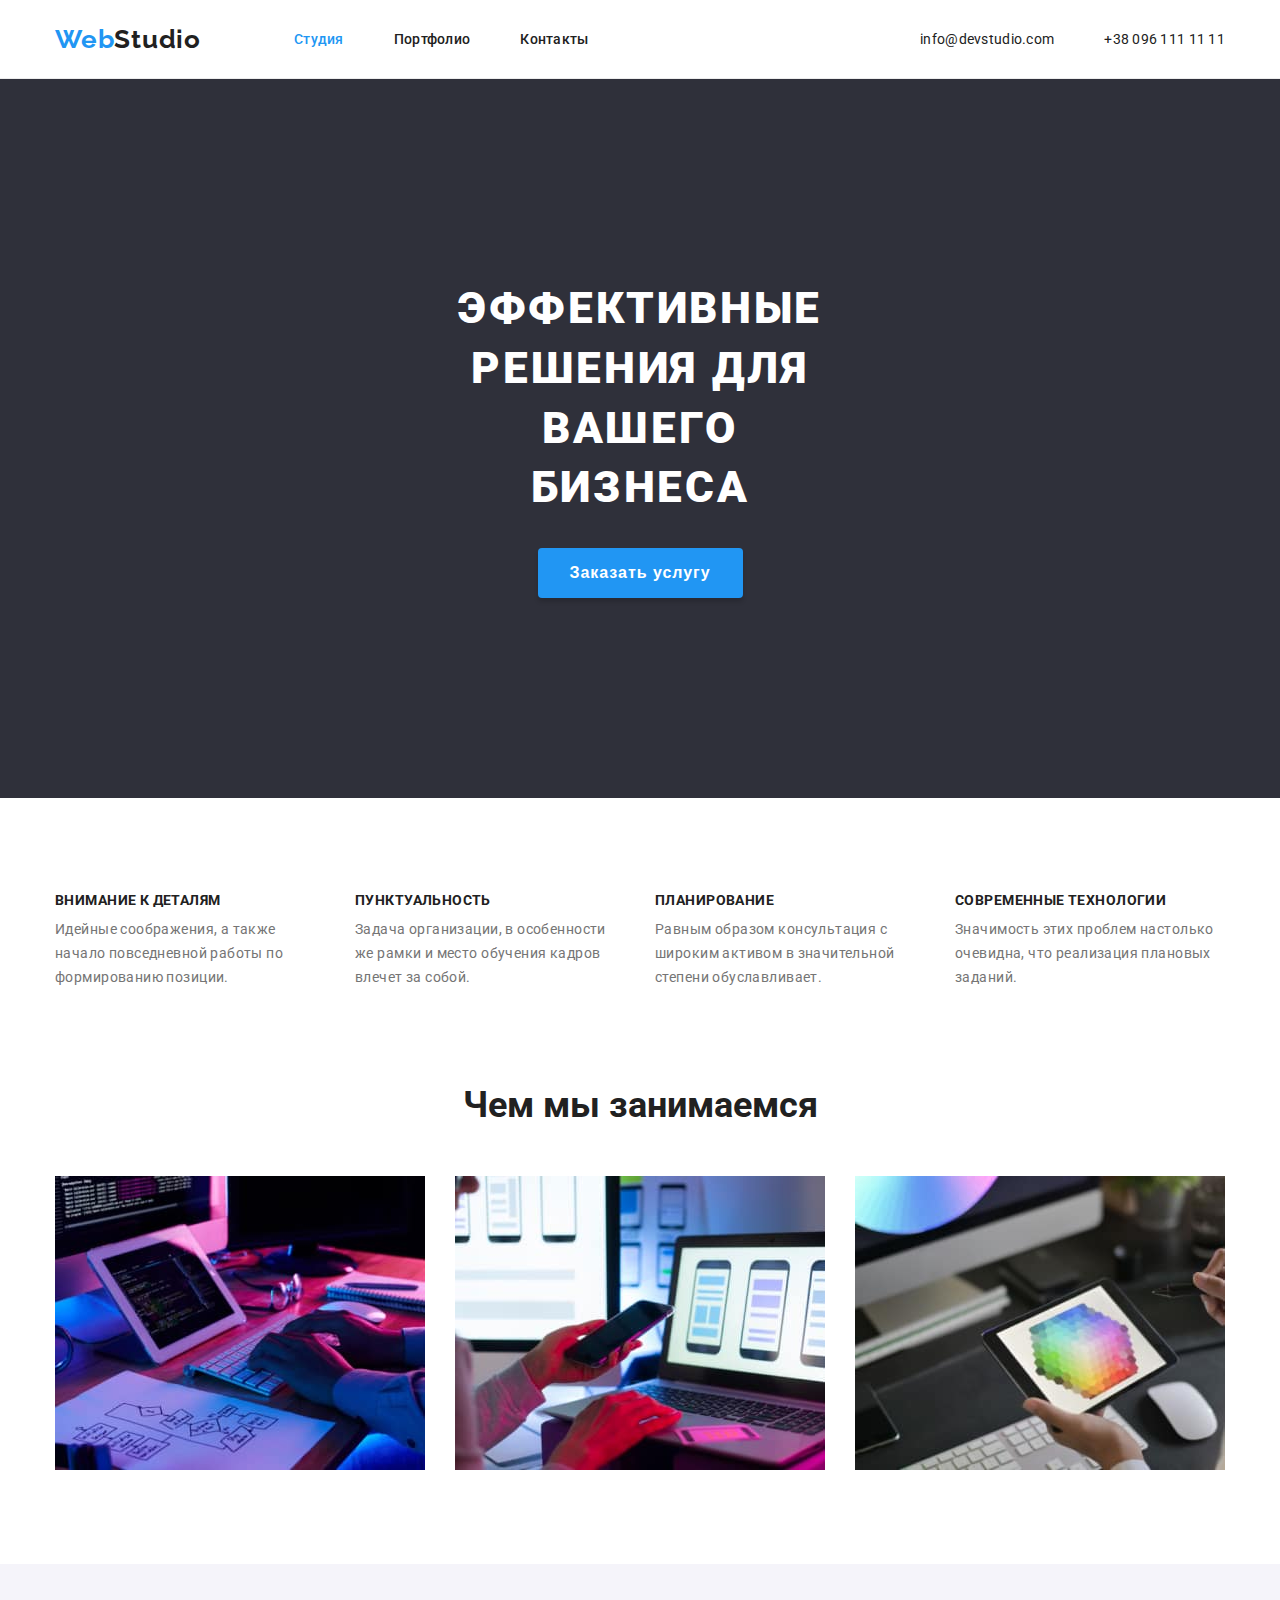
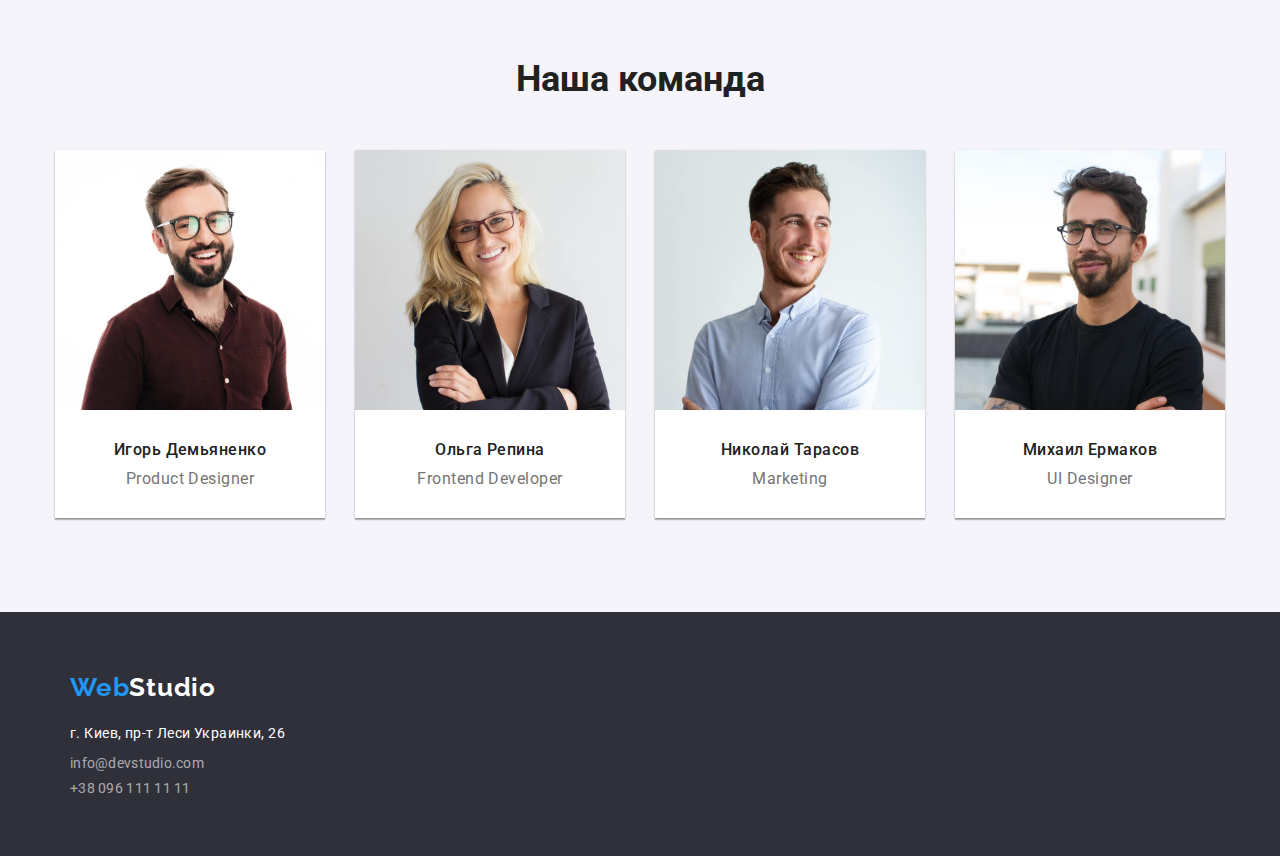
<file: index.html>
<!DOCTYPE html>
<html lang="ru">
  <head>
    <meta charset="UTF-8" />
    <meta http-equiv="X-UA-Compatible" content="IE=edge" />
    <meta name="viewport" content="width=device-width, initial-scale=1.0" />
    <title>Studio</title>
    <link
      href="https://fonts.googleapis.com/css2?family=Raleway:wght@700&family=Roboto:wght@400;500;700;900&display=swap"
      rel="stylesheet"
    />
    <link rel="stylesheet" href="./css/styles.css" />
  </head>

  <body>
    <header class="header">
      <div class="header__wrapper container">
        <div class="header__inner">
          <a class="logo" href="./index.html" title="Logo">
            <span class="logo__blue">Web</span>Studio
          </a>
          <nav class="nav">
            <ul class="nav__list">
              <li class="nav__list__item">
                <a class="link link__active" href="./index.html" title="Studio"
                  >Студия</a
                >
              </li>
              <li class="nav__list__item">
                <a class="link" href="./portfolio.html" title="Portfolio"
                  >Портфолио</a
                >
              </li>
              <li class="nav__list__item">
                <a class="link" href="#" title="Contacts">Контакты</a>
              </li>
            </ul>
          </nav>
        </div>
        <ul class="contacts">
          <li class="contacts__link">
            <a class="link" href="mailto:info@devstudio.com" title="Email"
              >info@devstudio.com</a
            >
          </li>
          <li class="contacts__link">
            <a class="link" href="tel:+380961111111" title="Phone"
              >+38 096 111 11 11</a
            >
          </li>
        </ul>
      </div>
    </header>

    <main class="main">
      <section class="order">
        <h1 class="title order__title">
          Эффективные решения для вашего бизнеса
        </h1>
        <button class="btn btn__clear order__btn" type="button">
          Заказать услугу
        </button>
      </section>

      <section class="advantages container">
        <h2 class="title title__hide">Преимущества</h2>
        <ul class="advantages__list">
          <li class="advantages__list__item">
            <h3 class="title advantages__list__item__title">
              Внимание к деталям
            </h3>
            <p class="advantages__list__item__text">
              Идейные соображения, а также начало повседневной работы по
              формированию позиции.
            </p>
          </li>
          <li class="advantages__list__item">
            <h3 class="title advantages__list__item__title">Пунктуальность</h3>
            <p class="advantages__list__item__text">
              Задача организации, в особенности же рамки и место обучения кадров
              влечет за собой.
            </p>
          </li>
          <li class="advantages__list__item">
            <h3 class="title advantages__list__item__title">Планирование</h3>
            <p class="advantages__list__item__text">
              Равным образом консультация с широким активом в значительной
              степени обуславливает.
            </p>
          </li>
          <li class="advantages__list__item">
            <h3 class="title advantages__list__item__title">
              Современные технологии
            </h3>
            <p class="advantages__list__item__text">
              Значимость этих проблем настолько очевидна, что реализация
              плановых заданий.
            </p>
          </li>
        </ul>
      </section>

      <section class="our__part container">
        <h2 class="title our__part__title">Чем мы занимаемся</h2>
        <ul class="our__part__list">
          <li class="our__part__list__item">
            <img
              class="our__part__list__item__img"
              src="./images/desktop__img.jpg"
              alt="desktop"
              width="370"
            />
          </li>
          <li class="our__part__list__item">
            <img
              class="our__part__list__item__img"
              src="./images/mobile__img.jpg"
              alt="mobile"
              width="370"
            />
          </li>
          <li class="our__part__list__item">
            <img
              class="our__part__list__item__img"
              src="./images/design__img.jpg"
              alt="design"
              width="370"
            />
          </li>
        </ul>
      </section>

      <section class="team">
        <div class="container">
          <h2 class="title team__title">Наша команда</h2>
          <ul class="team__list">
            <li class="team__list__item">
              <img
                class="team__list__item__img"
                src="./images/man1.jpg"
                alt="person"
                width="270"
              />
              <div class="team__list__item__content">
                <h3 class="title team__list__item__title">Игорь Демьяненко</h3>
                <p class="team__list__item__text">Product Designer</p>
              </div>
            </li>
            <li class="team__list__item">
              <img
                class="team__list__item__img"
                src="./images/man2.jpg"
                alt="person"
                width="270"
              />
              <div class="team__list__item__content">
                <h3 class="title team__list__item__title">Ольга Репина</h3>
                <p class="team__list__item__text">Frontend Developer</p>
              </div>
            </li>
            <li class="team__list__item">
              <img
                class="team__list__item__img"
                src="./images/man3.jpg"
                alt="person"
                width="270"
              />
              <div class="team__list__item__content">
                <h3 class="title team__list__item__title">Николай Тарасов</h3>
                <p class="team__list__item__text">Marketing</p>
              </div>
            </li>
            <li class="team__list__item">
              <img
                class="team__list__item__img"
                src="./images/man4.jpg"
                alt="person"
                width="270"
              />
              <div class="team__list__item__content">
                <h3 class="title team__list__item__title">Михаил Ермаков</h3>
                <p class="team__list__item__text">UI Designer</p>
              </div>
            </li>
          </ul>
        </div>
      </section>
    </main>

    <footer class="footer">
      <div class="container footer__wrap">
        <a class="logo footer__logo" href="./index.html" title="Logo">
          <span class="logo__blue">Web</span>Studio
        </a>
        <address class="address">г. Киев, пр-т Леси Украинки, 26</address>
        <ul class="contacts footer__contacts">
          <li class="contacts__link">
            <a
              class="link footer__link"
              href="mailto:info@devstudio.com"
              title="Email"
              >info@devstudio.com</a
            >
          </li>
          <li class="contacts__link">
            <a class="link footer__link" href="tel:+380961111111" title="Phone"
              >+38 096 111 11 11</a
            >
          </li>
        </ul>
      </div>
    </footer>
  </body>
</html>
</file>
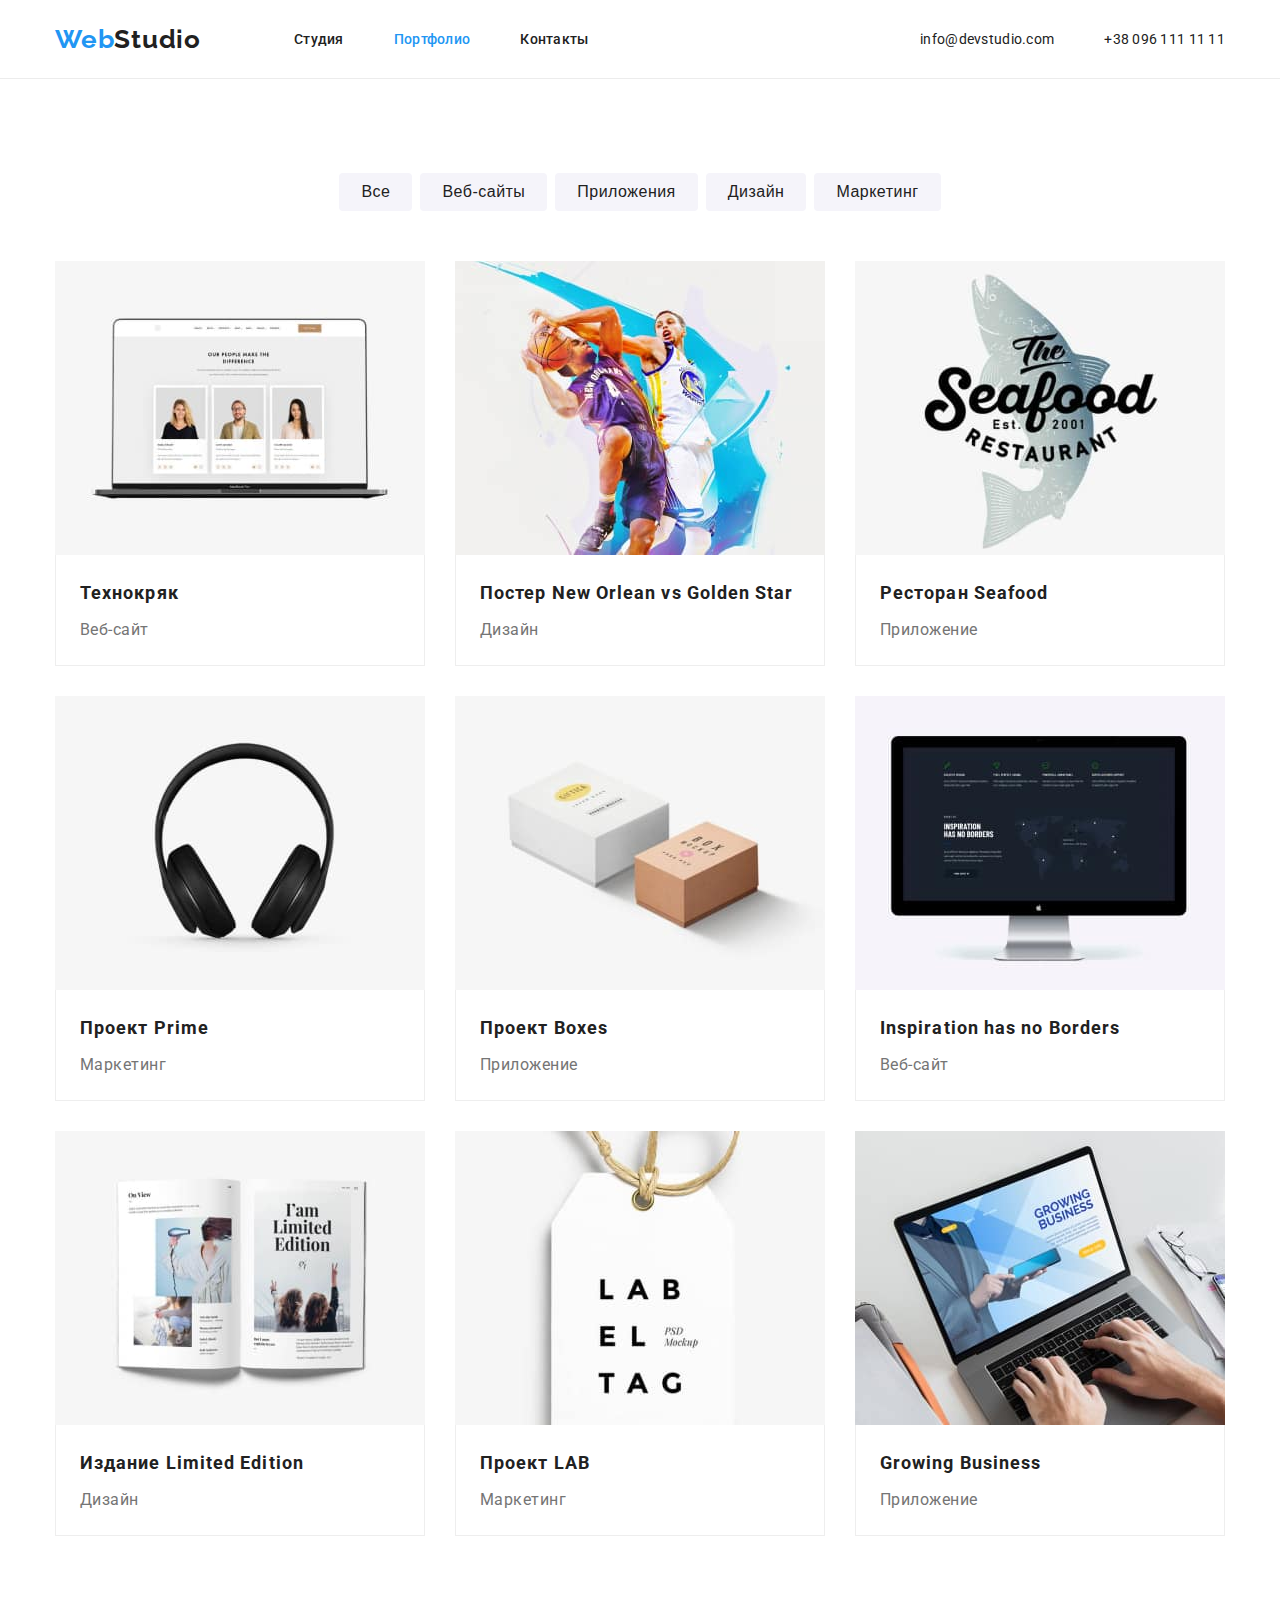
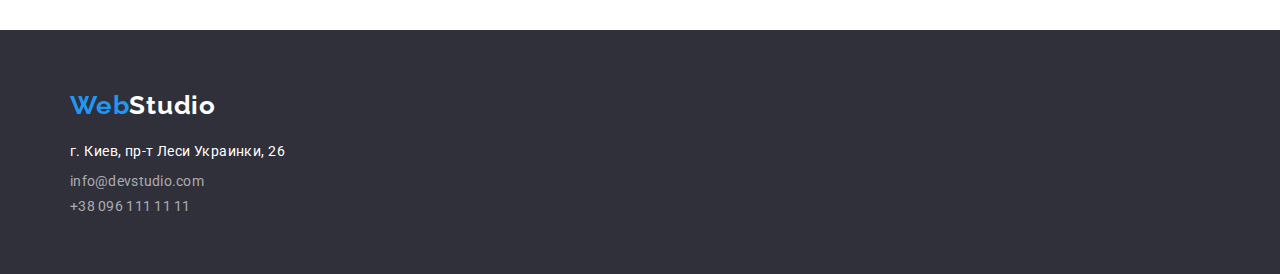
<file: portfolio.html>
<!DOCTYPE html>
<html lang="ru">
  <head>
    <meta charset="UTF-8" />
    <meta http-equiv="X-UA-Compatible" content="IE=edge" />
    <meta name="viewport" content="width=device-width, initial-scale=1.0" />
    <title>Portfolio</title>
    <link
      href="https://fonts.googleapis.com/css2?family=Raleway:wght@700&family=Roboto:wght@400;500;700;900&display=swap"
      rel="stylesheet"
    />
    <link rel="stylesheet" href="./css/styles.css" />
  </head>
  <body>
    <header class="header">
      <div class="header__wrapper container">
        <div class="header__inner">
          <a class="logo" href="./index.html" title="Logo">
            <span class="logo__blue">Web</span>Studio
          </a>
          <nav class="nav">
            <ul class="nav__list">
              <li class="nav__list__item">
                <a class="link" href="./index.html" title="Studio">Студия</a>
              </li>
              <li class="nav__list__item">
                <a
                  class="link link__active"
                  href="./portfolio.html"
                  title="Portfolio"
                  >Портфолио</a
                >
              </li>
              <li class="nav__list__item">
                <a class="link" href="#" title="Contacts">Контакты</a>
              </li>
            </ul>
          </nav>
        </div>
        <ul class="contacts">
          <li class="contacts__link">
            <a class="link" href="mailto:info@devstudio.com" title="Email"
              >info@devstudio.com</a
            >
          </li>
          <li class="contacts__link">
            <a class="link" href="tel:+380961111111" title="Phone"
              >+38 096 111 11 11</a
            >
          </li>
        </ul>
      </div>
    </header>

    <main class="main">
      <section class="works">
        <h1 class="title title__hide">Наши работы</h1>
        <div class="container">
          <ul class="filter__list">
            <li class="filter__list__item">
              <button class="btn__clear btn filter__btn" type="button">
                Все
              </button>
            </li>
            <li class="filter__list__item">
              <button class="btn__clear btn filter__btn" type="button">
                Веб-сайты
              </button>
            </li>
            <li class="filter__list__item">
              <button class="btn__clear btn filter__btn" type="button">
                Приложения
              </button>
            </li>
            <li class="filter__list__item">
              <button class="btn__clear btn filter__btn" type="button">
                Дизайн
              </button>
            </li>
            <li class="filter__list__item">
              <button class="btn__clear btn filter__btn" type="button">
                Маркетинг
              </button>
            </li>
          </ul>
          <ul class="works__list">
            <li class="works__list__item">
              <img
                class="work__item__img"
                src="./images/img.jpg"
                alt="work image"
                width="370"
              />
              <div class="work__item__inner">
                <h3 class="title work__item__title">Технокряк</h3>
                <p class="work__item__text">Веб-сайт</p>
              </div>
            </li>
            <li class="works__list__item">
              <img
                class="work__item__img"
                src="./images/img-1.jpg"
                alt="work image"
                width="370"
              />
              <div class="work__item__inner">
                <h3 class="title work__item__title">
                  Постер New Orlean vs Golden Star
                </h3>
                <p class="work__item__text">Дизайн</p>
              </div>
            </li>
            <li class="works__list__item">
              <img
                class="work__item__img"
                src="./images/img-2.jpg"
                alt="work image"
                width="370"
              />
              <div class="work__item__inner">
                <h3 class="title work__item__title">Ресторан Seafood</h3>
                <p class="work__item__text">Приложение</p>
              </div>
            </li>
            <li class="works__list__item">
              <img
                class="work__item__img"
                src="./images/img-3.jpg"
                alt="work image"
                width="370"
              />
              <div class="work__item__inner">
                <h3 class="title work__item__title">Проект Prime</h3>
                <p class="work__item__text">Маркетинг</p>
              </div>
            </li>
            <li class="works__list__item">
              <img
                class="work__item__img"
                src="./images/img-4.jpg"
                alt="work image"
                width="370"
              />
              <div class="work__item__inner">
                <h3 class="title work__item__title">Проект Boxes</h3>
                <p class="work__item__text">Приложение</p>
              </div>
            </li>
            <li class="works__list__item">
              <img
                class="work__item__img"
                src="./images/img-5.jpg"
                alt="work image"
                width="370"
              />
              <div class="work__item__inner">
                <h3 class="title work__item__title">
                  Inspiration has no Borders
                </h3>
                <p class="work__item__text">Веб-сайт</p>
              </div>
            </li>
            <li class="works__list__item">
              <img
                class="work__item__img"
                src="./images/img-6.jpg"
                alt="work image"
                width="370"
              />
              <div class="work__item__inner">
                <h3 class="title work__item__title">Издание Limited Edition</h3>
                <p class="work__item__text">Дизайн</p>
              </div>
            </li>
            <li class="works__list__item">
              <img
                class="work__item__img"
                src="./images/img-7.jpg"
                alt="work image"
                width="370"
              />
              <div class="work__item__inner">
                <h3 class="title work__item__title">Проект LAB</h3>
                <p class="work__item__text">Маркетинг</p>
              </div>
            </li>
            <li class="works__list__item">
              <img
                class="work__item__img"
                src="./images/img-8.jpg"
                alt="work image"
                width="370"
              />
              <div class="work__item__inner">
                <h3 class="title work__item__title">Growing Business</h3>
                <p class="work__item__text">Приложение</p>
              </div>
            </li>
          </ul>
        </div>
      </section>
    </main>

    <footer class="footer">
      <div class="container footer__wrap">
        <a class="logo footer__logo" href="./index.html" title="Logo">
          <span class="logo__blue">Web</span>Studio
        </a>
        <address class="address">г. Киев, пр-т Леси Украинки, 26</address>
        <ul class="contacts footer__contacts">
          <li class="contacts__link">
            <a
              class="link footer__link"
              href="mailto:info@devstudio.com"
              title="Email"
              >info@devstudio.com</a
            >
          </li>
          <li class="contacts__link">
            <a class="link footer__link" href="tel:+380961111111" title="Phone"
              >+38 096 111 11 11</a
            >
          </li>
        </ul>
      </div>
    </footer>
  </body>
</html>
</file>
<file: css/styles.css>
*,
*::after,
*::before {
    margin: 0;
    box-sizing: border-box;
}

body {
    font-family: "Roboto", sans-serif;
    color: #212121;
}

:root {
    --max-width: 1170px;
    --header-link-color: #212121;
    --link-hover-color: #2196f3;
    --active-link: #2196f3;
    --order-bg: #2f303a;
    --order-text-color: #fff;
    --order-btn-bg: #f5f4fa;
    --order-btn-hover-bg: #2196f3;
    --order-btn-hover-color: #fff;
    --list-text-color: #757575;
    --title-color: #212121;
    --team-bg: #f5f4fa;
    --team-list-item-bg: #fff;
    --team-list-text-color: #757575;
    --footer-bg: #2f303a;
    --footer-adress-color: #fff;
    --footer-link-color: rgba(255, 255, 255, 0.6);
    --works-list-item-bg: #fff;
    --works-list-item-title-color: #212121;
    --works-list-item-text-color: #757575;
}

.container {
    max-width: var(--max-width);
    margin: 0 auto;
}

.header {
    border-bottom: 1px solid #ececec;
    padding: 24px;
}
.header__wrapper {
    display: flex;
    justify-content: space-between;
    align-items: center;
}
.header__inner {
    display: flex;
    align-items: center;
    gap: 93px;
}
.logo {
    font-family: "Raleway", "Roboto", sans-serif;
    font-size: 26px;
    font-weight: 700;
    letter-spacing: 0.03em;
    text-decoration: none;
    color: var(--header-link-color);
}
.logo__blue {
    color: #2196f3;
}
.nav__list {
    display: flex;
    list-style: none;
    gap: 50px;
    padding: 0;
}
.nav__list__item {
    font-size: 14px;
    font-weight: 500;
    letter-spacing: 0.02em;
}
.link {
    text-decoration: none;
    color: var(--header-link-color);
}
.link:focus,
.link:hover {
    color: var(--link-hover-color);
}
.link__active {
    color: var(--active-link);
}
.contacts {
    display: flex;
    justify-content: space-between;
    gap: 50px;
    padding: 0;
}
.contacts__link {
    list-style: none;
    font-size: 14px;
    letter-spacing: 0.02em;
}

.order {
    padding: 200px 452px;
    background-color: var(--order-bg);
}
.title {
    font-weight: 700;
    font-size: 14px;
    line-height: 1;
    color: var(--title-color);
}
.order__title {
    font-size: 44px;
    font-weight: 900;
    text-align: center;
    text-transform: uppercase;
    line-height: 1.36;
    letter-spacing: 0.06em;
    color: var(--order-text-color);
}
.btn__clear {
    background: none;
    border: none;
    cursor: pointer;
}
.btn {
    font-weight: 700;
    line-height: 1.87;
    padding: 10px 32px;
    border-radius: 4px;
    background-color: var(--order-btn-bg);
    color: var(--title-color);
}
.btn:focus,
.btn:hover {
    background-color: var(--order-btn-hover-bg);
    color: var(--order-btn-hover-color);
    box-shadow: 0px 4px 4px rgba(0, 0, 0, 0.15);
}

.order__btn {
    letter-spacing: 0.06em;
    font-size: 16px;
    display: block;
    margin: 30px auto 0;
    background-color: #2196f3;
    color: #fff;
    box-shadow: 0px 4px 4px rgb(0 0 0 / 15%);
}
.order__btn:focus,
.order__btn:hover {
    background: #188ce8;
    box-shadow: 0px 4px 4px rgba(0, 0, 0, 0.15);
}

.advantages {
    margin: 94px auto;
}
.advantages__list {
    list-style: none;
    display: flex;
    justify-content: space-between;
    padding: 0;
}
.advantages__list__item {
    width: 270px;
}
.title__hide {
    display: none;
}

.advantages__list__item__title {
    letter-spacing: 0.03em;
    line-height: 1.15;
    text-transform: uppercase;
}
.advantages__list__item__text {
    margin-top: 10px;
    font-size: 14px;
    line-height: 1.71;
    letter-spacing: 0.03em;
    color: var(--list-text-color);
}

.our__part {
    margin-bottom: 94px;
}
.our__part__title {
    margin-bottom: 50px;
    font-size: 36px;
    line-height: 1.17;
    text-align: center;
}
.our__part__list {
    padding: 0;
    list-style: none;
    display: flex;
    justify-content: space-between;
}
.our__part__list__item {
    line-height: 0;
}
.our__part__list__item__img {
    width: 370px;
}

.team {
    padding: 94px 0;
    background-color: var(--team-bg);
}
.team__title {
    font-size: 36px;
    line-height: 1.17;
    text-align: center;
    margin-bottom: 50px;
}
.team__list {
    list-style: none;
    padding: 0;
    display: flex;
    justify-content: space-between;
}
.team__list__item {
    line-height: 0;
    background-color: var(--team-list-item-bg);
    box-shadow: 0px 1px 3px rgba(0, 0, 0, 0.12), 0px 1px 1px rgba(0, 0, 0, 0.14), 0px 2px 1px rgba(0, 0, 0, 0.2);
}
.team__list__item__img {
    width: 270px;
}
.team__list__item__content {
    padding: 30px;
}
.team__list__item__title {
    font-size: 16px;
    font-weight: 500;
    line-height: 1.19;
    letter-spacing: 0.03em;
    text-align: center;
}
.team__list__item__text {
    margin-top: 10px;
    font-size: 16px;
    line-height: 1.19;
    letter-spacing: 0.03em;
    text-align: center;
    color: var(--team-list-text-color);
}

.footer {
    padding: 60px 0;
    background-color: var(--footer-bg);
}
.footer__wrap {
    padding: 0 15px;
}
.footer__logo {
    color: #fff;
}
.address {
    font-style: normal;
    margin-top: 20px;
    font-size: 14px;
    line-height: 1.71;
    letter-spacing: 0.03em;
    color: var(--footer-adress-color);
}
.footer__contacts {
    margin-top: 9px;
    flex-direction: column;
    gap: 9px;
}
.footer__link {
    color: var(--footer-link-color);
}

.works {
    padding: 94px 0;
}

.filter__list {
    list-style: none;
    padding: 0;
    margin-bottom: 50px;
    display: flex;
    justify-content: center;
    align-items: center;
    gap: 8px;
}
.filter__btn {
    padding: 6px 22px;
    font-weight: 500;
    font-size: 16px;
    line-height: 1.62;
    letter-spacing: 0.03em;
}
.works__list {
    padding: 0;
    list-style: none;
    display: grid;
    grid-template-columns: repeat(3, 370px);
    gap: 30px;
}
.works__list__item {
    display: flex;
    flex-direction: column;
    background: var(--works-list-item-bg);
}
.work__item__img {
    width: 370px;
}
.work__item__inner {
    padding: 20px 24px;
    border-left: 1px solid #eeeeee;
    border-right: 1px solid #eeeeee;
    border-bottom: 1px solid #eeeeee;
}
.work__item__title {
    font-size: 18px;
    line-height: 2;
    letter-spacing: 0.06em;
    color: var(--works-list-item-title-color);
}
.work__item__text {
    margin-top: 4px;
    font-size: 16px;
    line-height: 1.87;
    letter-spacing: 0.03em;
    color: var(--works-list-item-text-color);
}
</file>
